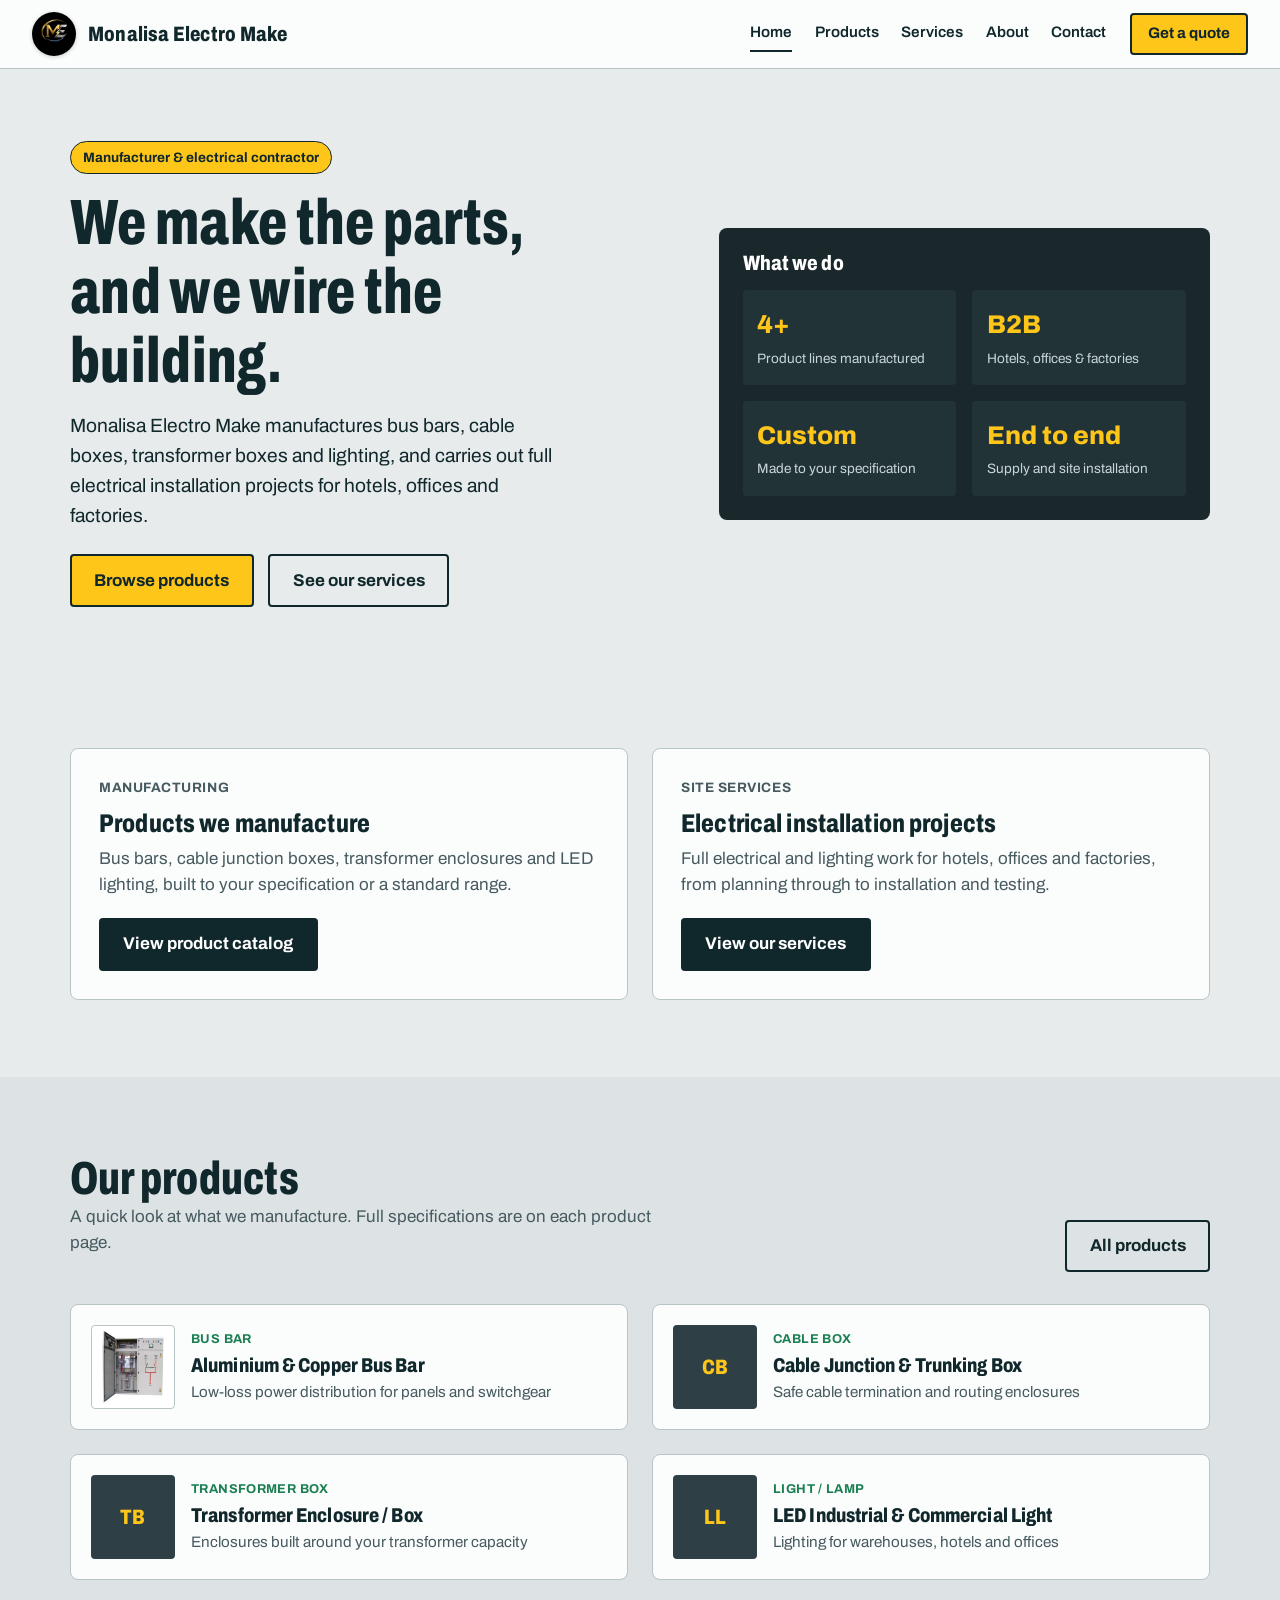
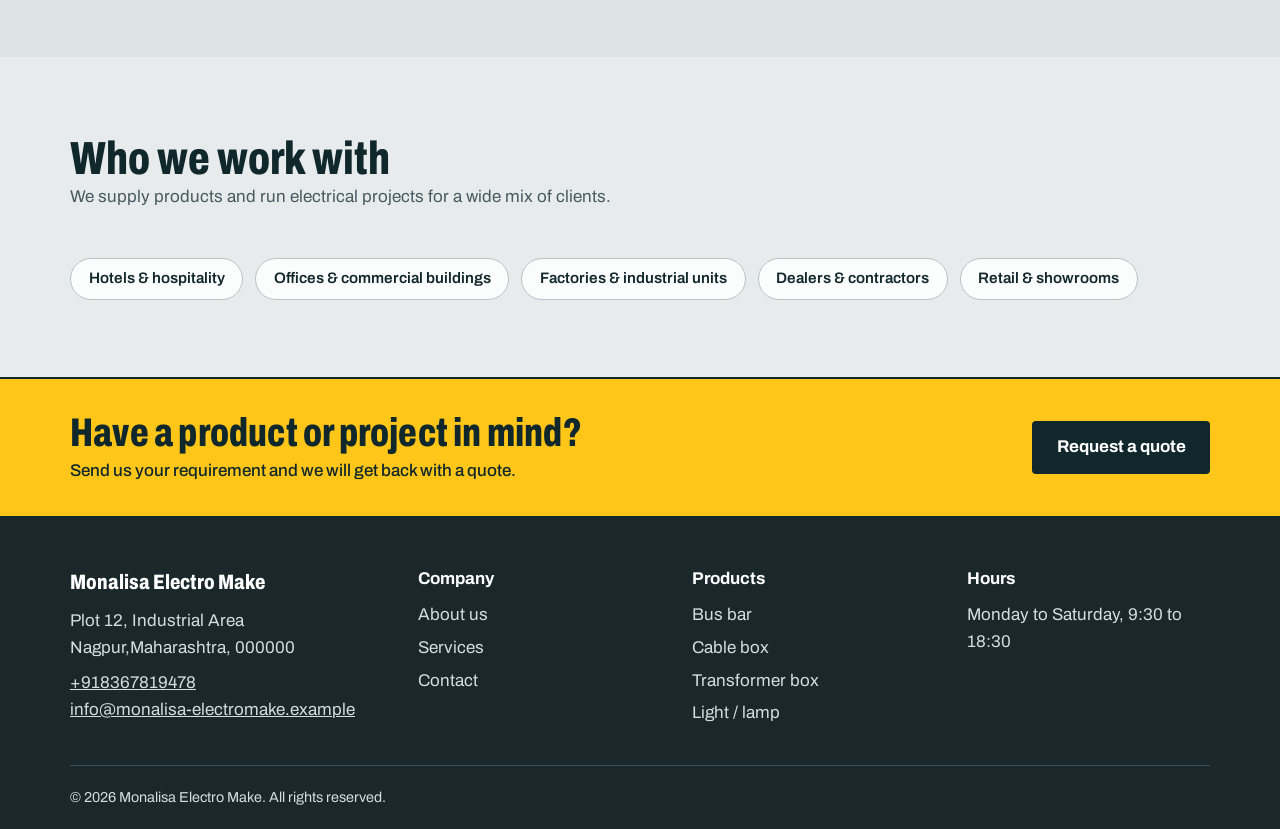
<file: index.html>
<!DOCTYPE html>
<html lang="en">

<head>
    <meta charset="utf-8">
    <meta name="viewport" content="width=device-width, initial-scale=1">
    <title>Monalisa Electro Make | Bus Bars, Cable Boxes, Transformer Boxes & Electrical Services</title>
    <meta name="description"
        content="Monalisa Electro Make manufactures bus bars, cable boxes, transformer boxes and lighting, and carries out full electrical installation and lighting projects for hotels, offices and factories.">
    <link rel="icon" href="favicon.svg" type="image/svg+xml">
    <link rel="canonical" href="https://www.example.com/">
    <link rel="preconnect" href="https://fonts.googleapis.com">
    <link rel="preconnect" href="https://fonts.gstatic.com" crossorigin>
    <link href="https://fonts.googleapis.com/css2?family=Archivo:wdth,wght@62..125,400..900&display=swap"
        rel="stylesheet">
    <link rel="stylesheet" href="css/styles.css">
    <script type="application/ld+json">
{
  "@context": "https://schema.org",
  "@type": "Organization",
  "name": "Monalisa Electro Make",
  "url": "https://www.example.com/",
  "telephone": "+917020960389",
  "email": "info@monalisa-electromake.example",
  "address": { "@type": "PostalAddress", "streetAddress": "Plot 12, Industrial Area", "addressLocality": "Nagpur", "addressRegion": "Maharashtra", "addressCountry": "IN" },
  "makesOffer": [
    { "@type": "Offer", "itemOffered": { "@type": "Product", "name": "Bus Bar" } },
    { "@type": "Offer", "itemOffered": { "@type": "Product", "name": "Cable Box" } },
    { "@type": "Offer", "itemOffered": { "@type": "Product", "name": "Transformer Box" } },
    { "@type": "Offer", "itemOffered": { "@type": "Service", "name": "Electrical installation and lighting services" } }
  ]
}
</script>
</head>

<body>
    <a class="skip-link" href="#main">Skip to content</a>

    <header class="site-header">
        <div class="site-header__inner">
            <a class="brand" href="index.html" aria-label="Monalisa Electro Make home">
                <img src="logo.jpg" alt="Monalisa Electro Make" class="brand__logo">
                <span class="brand__name">Monalisa Electro Make</span>
            </a>
            <button class="nav-toggle" aria-label="Open menu" aria-expanded="false"><span></span></button>
            <nav class="site-nav" aria-label="Main">
                <a href="index.html" aria-current="page">Home</a>
                <a href="products.html">Products</a>
                <a href="services.html">Services</a>
                <a href="about.html">About</a>
                <a href="contact.html">Contact</a>
            </nav>
            <a class="btn btn--volt btn--small" href="contact.html" data-track="nav_get_quote">Get a quote</a>
        </div>
    </header>

    <main id="main">
        <section class="hero">
            <div class="wrap hero__grid">
                <div>
                    <span class="eyebrow">Manufacturer &amp; electrical contractor</span>
                    <h1>We make the parts, and we wire the building.</h1>
                    <p class="hero__lead">Monalisa Electro Make manufactures bus bars, cable boxes, transformer boxes
                        and lighting, and carries out full electrical installation projects for hotels, offices and
                        factories.</p>
                    <div class="hero__ctas">
                        <a class="btn btn--volt" href="products.html">Browse products</a>
                        <a class="btn btn--outline" href="services.html">See our services</a>
                    </div>
                </div>
                <div class="hero__panel">
                    <h2>What we do</h2>
                    <div class="hero__stats">
                        <div><strong>4+</strong><span>Product lines manufactured</span></div>
                        <div><strong>B2B</strong><span>Hotels, offices &amp; factories</span></div>
                        <div><strong>Custom</strong><span>Made to your specification</span></div>
                        <div><strong>End to end</strong><span>Supply and site installation</span></div>
                    </div>
                </div>
            </div>
        </section>

        <section class="section" id="paths">
            <div class="wrap paths">
                <div class="path-card">
                    <span class="path-card__tag">Manufacturing</span>
                    <h3>Products we manufacture</h3>
                    <p>Bus bars, cable junction boxes, transformer enclosures and LED lighting, built to your
                        specification or a standard range.</p>
                    <a class="btn btn--ink" href="products.html">View product catalog</a>
                </div>
                <div class="path-card">
                    <span class="path-card__tag">Site services</span>
                    <h3>Electrical installation projects</h3>
                    <p>Full electrical and lighting work for hotels, offices and factories, from planning through to
                        installation and testing.</p>
                    <a class="btn btn--ink" href="services.html">View our services</a>
                </div>
            </div>
        </section>

        <section class="section section--tint">
            <div class="wrap">
                <div class="section__head">
                    <div>
                        <h2 class="section__title">Our products</h2>
                        <p class="section__lead">A quick look at what we manufacture. Full specifications are on each
                            product page.</p>
                    </div>
                    <a class="btn btn--outline" href="products.html">All products</a>
                </div>
                <div class="product-grid" id="product-grid"><!-- filled by js/main.js using js/products-data.js -->
                </div>
            </div>
        </section>

        <section class="section">
            <div class="wrap">
                <div class="section__head">
                    <div>
                        <h2 class="section__title">Who we work with</h2>
                        <p class="section__lead">We supply products and run electrical projects for a wide mix of
                            clients.</p>
                    </div>
                </div>
                <ul class="client-strip" role="list">
                    <li class="client-chip">Hotels &amp; hospitality</li>
                    <li class="client-chip">Offices &amp; commercial buildings</li>
                    <li class="client-chip">Factories &amp; industrial units</li>
                    <li class="client-chip">Dealers &amp; contractors</li>
                    <li class="client-chip">Retail &amp; showrooms</li>
                </ul>
            </div>
        </section>

        <section class="band">
            <div class="wrap band__inner">
                <div>
                    <h2>Have a product or project in mind?</h2>
                    <p>Send us your requirement and we will get back with a quote.</p>
                </div>
                <a class="btn btn--ink" href="contact.html">Request a quote</a>
            </div>
        </section>
    </main>

    <footer class="site-footer">
        <div class="wrap site-footer__inner">
            <div>
                <p class="site-footer__name">Monalisa Electro Make</p>
                <p>Plot 12, Industrial Area<br>Nagpur,Maharashtra, 000000</p>
                <p><a href="tel:+910000000000">+918367819478</a><br><a
                        href="mailto:info@monalisa-electromake.example">info@monalisa-electromake.example</a></p>
            </div>
            <nav>
                <p class="site-footer__head">Company</p>
                <a href="about.html">About us</a>
                <a href="services.html">Services</a>
                <a href="contact.html">Contact</a>
            </nav>
            <nav>
                <p class="site-footer__head">Products</p>
                <a href="product.html?id=bus-bar">Bus bar</a>
                <a href="product.html?id=cable-box">Cable box</a>
                <a href="product.html?id=transformer-box">Transformer box</a>
                <a href="product.html?id=light-lamp">Light / lamp</a>
            </nav>
            <div>
                <p class="site-footer__head">Hours</p>
                <p>Monday to Saturday, 9:30 to 18:30</p>
            </div>
        </div>
        <div class="wrap site-footer__legal">
            <p>&copy; <span id="year">2026</span> Monalisa Electro Make. All rights reserved.</p>
        </div>
    </footer>

    <script src="js/products-data.js"></script>
    <script src="js/main.js" defer></script>
</body>

</html>
</file>
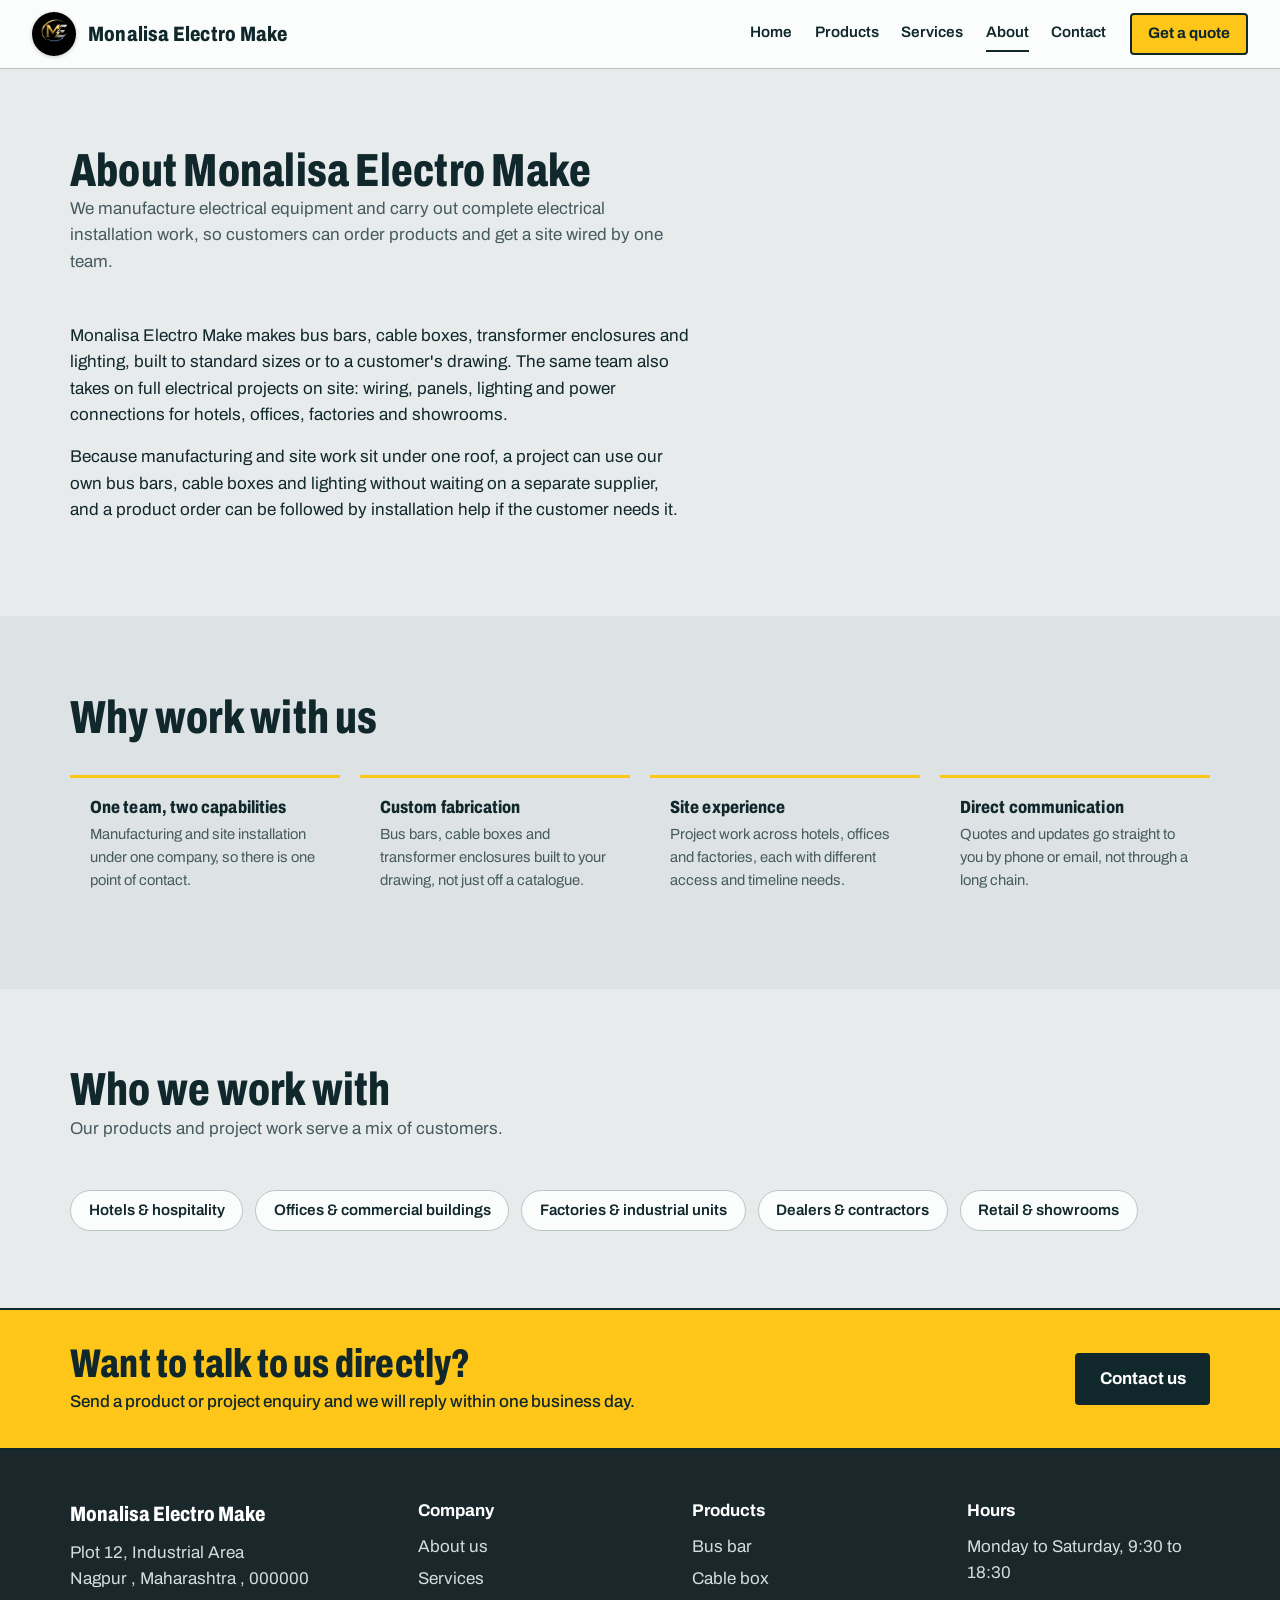
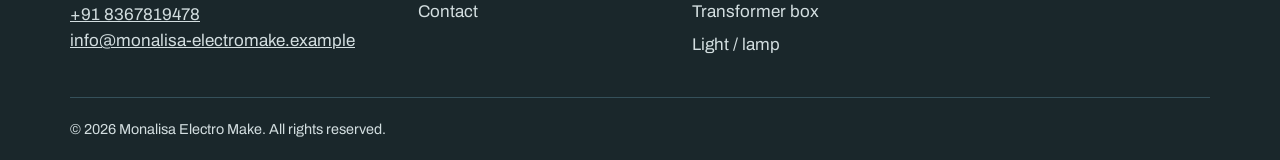
<file: about.html>
<!DOCTYPE html>
<html lang="en">

<head>
    <meta charset="utf-8">
    <meta name="viewport" content="width=device-width, initial-scale=1">
    <title>About | Monalisa Electro Make</title>
    <meta name="description"
        content="Monalisa Electro Make manufactures electrical equipment and carries out site electrical projects for hotels, offices and factories.">
    <link rel="icon" href="favicon.svg" type="image/svg+xml">
    <link rel="preconnect" href="https://fonts.googleapis.com">
    <link rel="preconnect" href="https://fonts.gstatic.com" crossorigin>
    <link href="https://fonts.googleapis.com/css2?family=Archivo:wdth,wght@62..125,400..900&display=swap"
        rel="stylesheet">
    <link rel="stylesheet" href="css/styles.css">
</head>

<body>
    <a class="skip-link" href="#main">Skip to content</a>

    <header class="site-header">
        <div class="site-header__inner">
            <a class="brand" href="index.html" aria-label="Monalisa Electro Make home">
                <img src="logo.jpg" alt="Monalisa Electro Make" class="brand__logo">
                <span class="brand__name">Monalisa Electro Make</span>
            </a>
            <button class="nav-toggle" aria-label="Open menu" aria-expanded="false"><span></span></button>
            <nav class="site-nav" aria-label="Main">
                <a href="index.html">Home</a>
                <a href="products.html">Products</a>
                <a href="services.html">Services</a>
                <a href="about.html" aria-current="page">About</a>
                <a href="contact.html">Contact</a>
            </nav>
            <a class="btn btn--volt btn--small" href="contact.html">Get a quote</a>
        </div>
    </header>

    <main id="main">
        <section class="section">
            <div class="wrap">
                <div class="section__head">
                    <div>
                        <h1 class="section__title">About Monalisa Electro Make</h1>
                        <p class="section__lead">We manufacture electrical equipment and carry out complete electrical
                            installation work, so customers can order products and get a site wired by one team.</p>
                    </div>
                </div>
                <p>Monalisa Electro Make makes bus bars, cable boxes, transformer enclosures and lighting, built to
                    standard sizes or to a customer's drawing. The same team also takes on full electrical projects on
                    site: wiring, panels, lighting and power connections for hotels, offices, factories and showrooms.
                </p>
                <p>Because manufacturing and site work sit under one roof, a project can use our own bus bars, cable
                    boxes and lighting without waiting on a separate supplier, and a product order can be followed by
                    installation help if the customer needs it.</p>
            </div>
        </section>

        <section class="section section--tint">
            <div class="wrap">
                <div class="section__head">
                    <div>
                        <h2 class="section__title">Why work with us</h2>
                    </div>
                </div>
                <div class="value-grid">
                    <div class="value-card">
                        <h3>One team, two capabilities</h3>
                        <p>Manufacturing and site installation under one company, so there is one point of contact.</p>
                    </div>
                    <div class="value-card">
                        <h3>Custom fabrication</h3>
                        <p>Bus bars, cable boxes and transformer enclosures built to your drawing, not just off a
                            catalogue.</p>
                    </div>
                    <div class="value-card">
                        <h3>Site experience</h3>
                        <p>Project work across hotels, offices and factories, each with different access and timeline
                            needs.</p>
                    </div>
                    <div class="value-card">
                        <h3>Direct communication</h3>
                        <p>Quotes and updates go straight to you by phone or email, not through a long chain.</p>
                    </div>
                </div>
            </div>
        </section>

        <section class="section">
            <div class="wrap">
                <div class="section__head">
                    <div>
                        <h2 class="section__title">Who we work with</h2>
                        <p class="section__lead">Our products and project work serve a mix of customers.</p>
                    </div>
                </div>
                <ul class="client-strip" role="list">
                    <li class="client-chip">Hotels &amp; hospitality</li>
                    <li class="client-chip">Offices &amp; commercial buildings</li>
                    <li class="client-chip">Factories &amp; industrial units</li>
                    <li class="client-chip">Dealers &amp; contractors</li>
                    <li class="client-chip">Retail &amp; showrooms</li>
                </ul>
            </div>
        </section>

        <section class="band">
            <div class="wrap band__inner">
                <div>
                    <h2>Want to talk to us directly?</h2>
                    <p>Send a product or project enquiry and we will reply within one business day.</p>
                </div>
                <a class="btn btn--ink" href="contact.html">Contact us</a>
            </div>
        </section>
    </main>

    <footer class="site-footer">
        <div class="wrap site-footer__inner">
            <div>
                <p class="site-footer__name">Monalisa Electro Make</p>
                <p>Plot 12, Industrial Area<br>Nagpur , Maharashtra , 000000</p>
                <p><a href="tel:+910000000000">+91 8367819478</a><br><a
                        href="mailto:info@monalisa-electromake.example">info@monalisa-electromake.example</a></p>
            </div>
            <nav>
                <p class="site-footer__head">Company</p>
                <a href="about.html">About us</a>
                <a href="services.html">Services</a>
                <a href="contact.html">Contact</a>
            </nav>
            <nav>
                <p class="site-footer__head">Products</p>
                <a href="product.html?id=bus-bar">Bus bar</a>
                <a href="product.html?id=cable-box">Cable box</a>
                <a href="product.html?id=transformer-box">Transformer box</a>
                <a href="product.html?id=light-lamp">Light / lamp</a>
            </nav>
            <div>
                <p class="site-footer__head">Hours</p>
                <p>Monday to Saturday, 9:30 to 18:30</p>
            </div>
        </div>
        <div class="wrap site-footer__legal">
            <p>&copy; <span id="year">2026</span> Monalisa Electro Make. All rights reserved.</p>
        </div>
    </footer>

    <script src="js/main.js" defer></script>
</body>

</html>
</file>
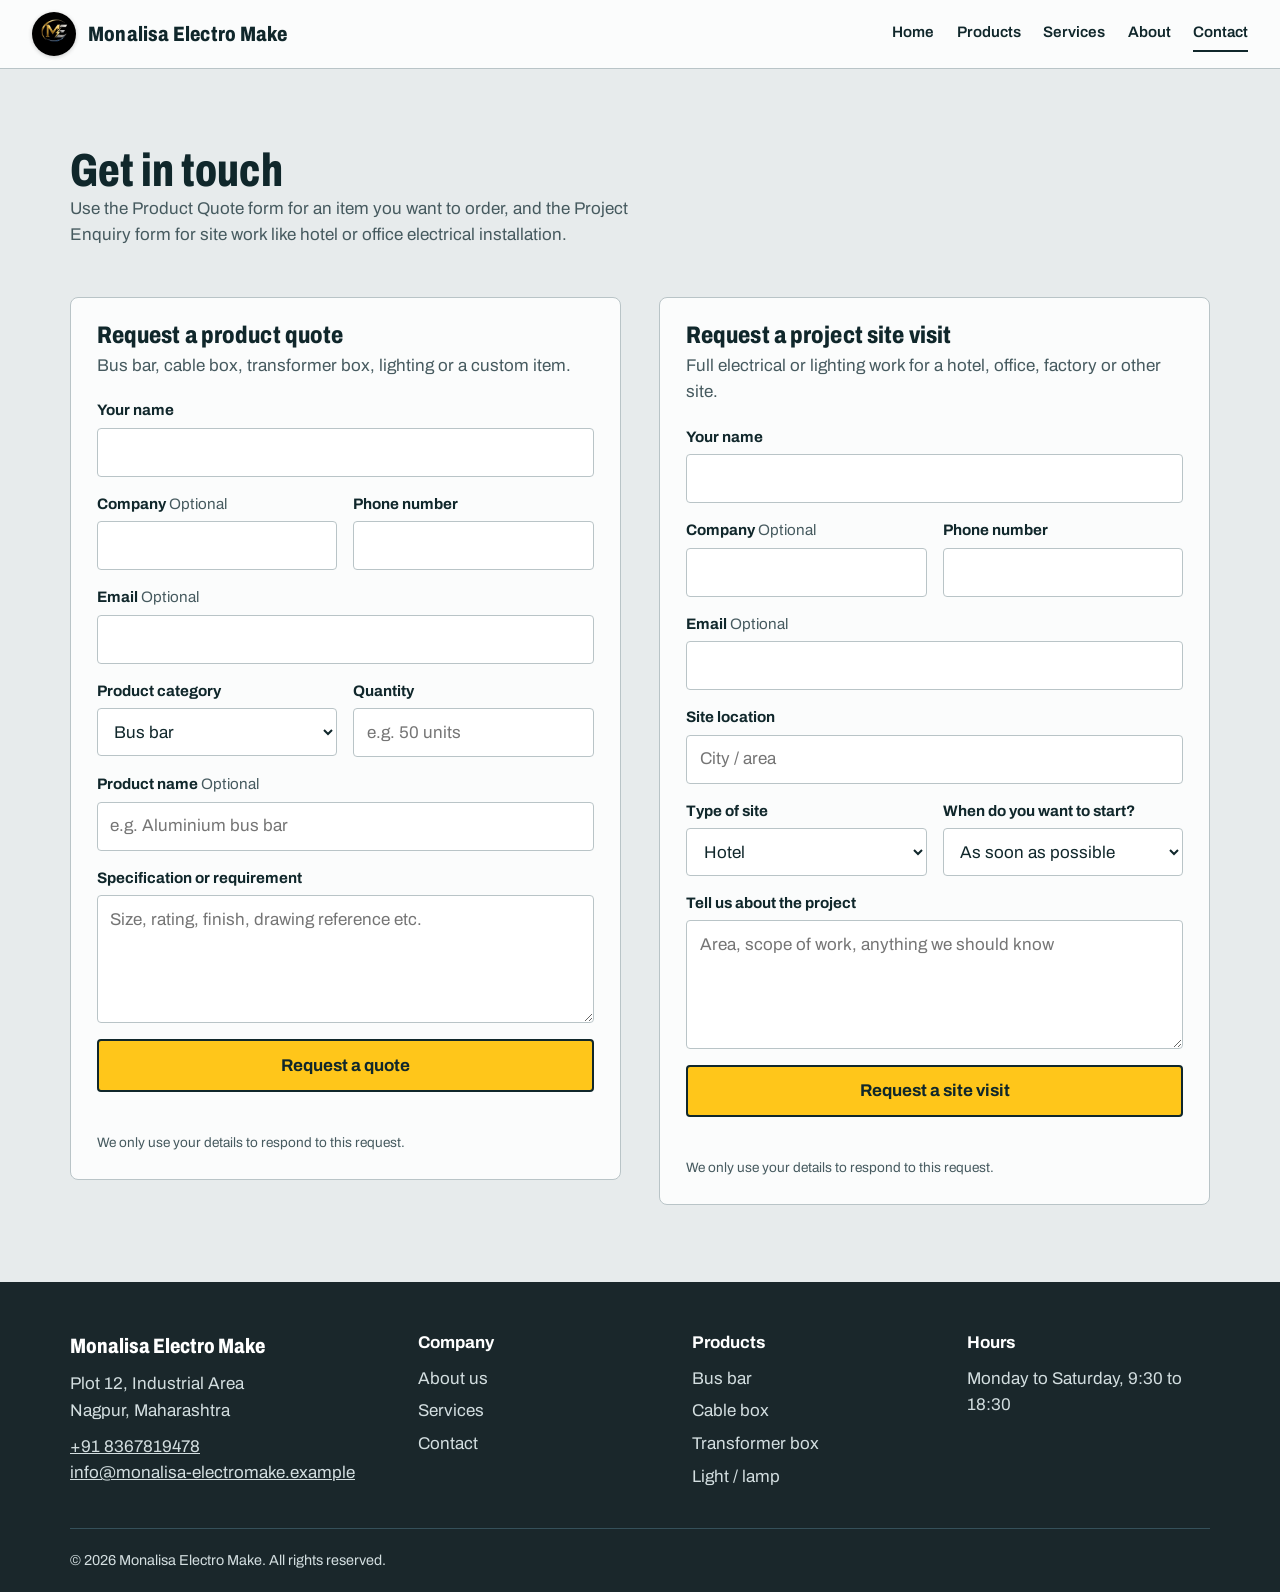
<file: contact.html>
<!DOCTYPE html>
<html lang="en">

<head>
    <meta charset="utf-8">
    <meta name="viewport" content="width=device-width, initial-scale=1">
    <title>Contact | Monalisa Electro Make</title>
    <meta name="description" content="Request a product quote or a project site visit from Monalisa Electro Make.">
    <link rel="icon" href="favicon.svg" type="image/svg+xml">
    <link rel="preconnect" href="https://fonts.googleapis.com">
    <link rel="preconnect" href="https://fonts.gstatic.com" crossorigin>
    <link href="https://fonts.googleapis.com/css2?family=Archivo:wdth,wght@62..125,400..900&display=swap"
        rel="stylesheet">
    <link rel="stylesheet" href="css/styles.css">
</head>

<body>
    <a class="skip-link" href="#main">Skip to content</a>

    <header class="site-header">
        <div class="site-header__inner">
            <a class="brand" href="index.html" aria-label="Monalisa Electro Make home">
                <img src="logo.jpg" alt="Monalisa Electro Make" class="brand__logo">
                <span class="brand__name">Monalisa Electro Make</span>
            </a>
            <button class="nav-toggle" aria-label="Open menu" aria-expanded="false"><span></span></button>
            <nav class="site-nav" aria-label="Main">
                <a href="index.html">Home</a>
                <a href="products.html">Products</a>
                <a href="services.html">Services</a>
                <a href="about.html">About</a>
                <a href="contact.html" aria-current="page">Contact</a>
            </nav>
        </div>
    </header>

    <main id="main">
        <section class="section">
            <div class="wrap">
                <div class="section__head">
                    <div>
                        <h1 class="section__title">Get in touch</h1>
                        <p class="section__lead">Use the Product Quote form for an item you want to order, and the
                            Project Enquiry form for site work like hotel or office electrical installation.</p>
                    </div>
                </div>

                <div class="contact-grid">
                    <!-- Product Quote -->
                    <div class="card">
                        <h2>Request a product quote</h2>
                        <p class="form-sub">Bus bar, cable box, transformer box, lighting or a custom item.</p>
                        <form id="product-quote-form" novalidate>
                            <div class="field">
                                <label for="pq-name">Your name</label>
                                <input id="pq-name" name="name" type="text" autocomplete="name" required
                                    aria-describedby="pq-name-error">
                                <p class="field__error" id="pq-name-error"></p>
                            </div>
                            <div class="field-row">
                                <div class="field">
                                    <label for="pq-company">Company <span class="optional">Optional</span></label>
                                    <input id="pq-company" name="company" type="text" autocomplete="organization">
                                </div>
                                <div class="field">
                                    <label for="pq-phone">Phone number</label>
                                    <input id="pq-phone" name="phone" type="tel" autocomplete="tel" inputmode="tel"
                                        required aria-describedby="pq-phone-error">
                                    <p class="field__error" id="pq-phone-error"></p>
                                </div>
                            </div>
                            <div class="field">
                                <label for="pq-email">Email <span class="optional">Optional</span></label>
                                <input id="pq-email" name="email" type="email" autocomplete="email"
                                    aria-describedby="pq-email-error">
                                <p class="field__error" id="pq-email-error"></p>
                            </div>
                            <div class="field-row">
                                <div class="field">
                                    <label for="pq-category">Product category</label>
                                    <select id="pq-category" name="productCategory">
                                        <option value="bus-bar">Bus bar</option>
                                        <option value="cable-box">Cable box</option>
                                        <option value="transformer-box">Transformer box</option>
                                        <option value="light-lamp">Light / lamp</option>
                                        <option value="other">Something else</option>
                                    </select>
                                </div>
                                <div class="field">
                                    <label for="pq-quantity">Quantity</label>
                                    <input id="pq-quantity" name="quantity" type="text" placeholder="e.g. 50 units">
                                </div>
                            </div>
                            <div class="field">
                                <label for="pq-productName">Product name <span class="optional">Optional</span></label>
                                <input id="pq-productName" name="productName" type="text"
                                    placeholder="e.g. Aluminium bus bar">
                            </div>
                            <div class="field">
                                <label for="pq-spec">Specification or requirement</label>
                                <textarea id="pq-spec" name="specification" rows="4" maxlength="2000"
                                    placeholder="Size, rating, finish, drawing reference etc."></textarea>
                            </div>
                            <div class="hp" aria-hidden="true">
                                <label for="pq-website">Leave this empty</label>
                                <input id="pq-website" name="website" type="text" tabindex="-1" autocomplete="off">
                            </div>
                            <button class="btn btn--volt btn--block" type="submit" id="product-quote-submit">Request a
                                quote</button>
                            <p class="form-status" id="product-quote-status" role="status"></p>
                            <p class="fineprint">We only use your details to respond to this request.</p>
                        </form>
                        <div class="success" id="product-quote-success" tabindex="-1" hidden>
                            <p class="success__title">Request received</p>
                            <p id="product-quote-success-text"></p>
                            <p class="success__ref" id="product-quote-success-ref"></p>
                        </div>
                    </div>

                    <!-- Project Enquiry -->
                    <div class="card">
                        <h2>Request a project site visit</h2>
                        <p class="form-sub">Full electrical or lighting work for a hotel, office, factory or other site.
                        </p>
                        <form id="project-form" novalidate>
                            <div class="field">
                                <label for="pr-name">Your name</label>
                                <input id="pr-name" name="name" type="text" autocomplete="name" required
                                    aria-describedby="pr-name-error">
                                <p class="field__error" id="pr-name-error"></p>
                            </div>
                            <div class="field-row">
                                <div class="field">
                                    <label for="pr-company">Company <span class="optional">Optional</span></label>
                                    <input id="pr-company" name="company" type="text" autocomplete="organization">
                                </div>
                                <div class="field">
                                    <label for="pr-phone">Phone number</label>
                                    <input id="pr-phone" name="phone" type="tel" autocomplete="tel" inputmode="tel"
                                        required aria-describedby="pr-phone-error">
                                    <p class="field__error" id="pr-phone-error"></p>
                                </div>
                            </div>
                            <div class="field">
                                <label for="pr-email">Email <span class="optional">Optional</span></label>
                                <input id="pr-email" name="email" type="email" autocomplete="email"
                                    aria-describedby="pr-email-error">
                                <p class="field__error" id="pr-email-error"></p>
                            </div>
                            <div class="field">
                                <label for="pr-location">Site location</label>
                                <input id="pr-location" name="siteLocation" type="text" placeholder="City / area">
                            </div>
                            <div class="field-row">
                                <div class="field">
                                    <label for="pr-type">Type of site</label>
                                    <select id="pr-type" name="projectType">
                                        <option value="hotel">Hotel</option>
                                        <option value="office">Office / commercial</option>
                                        <option value="factory">Factory / industrial</option>
                                        <option value="retail">Retail / showroom</option>
                                        <option value="other">Other</option>
                                    </select>
                                </div>
                                <div class="field">
                                    <label for="pr-timeline">When do you want to start?</label>
                                    <select id="pr-timeline" name="timeline">
                                        <option value="now">As soon as possible</option>
                                        <option value="1-3-months">In 1 to 3 months</option>
                                        <option value="3-plus-months">In 3 months or more</option>
                                        <option value="planning">Still planning</option>
                                    </select>
                                </div>
                            </div>
                            <div class="field">
                                <label for="pr-scope">Tell us about the project</label>
                                <textarea id="pr-scope" name="scope" rows="4" maxlength="2000"
                                    placeholder="Area, scope of work, anything we should know"></textarea>
                            </div>
                            <div class="hp" aria-hidden="true">
                                <label for="pr-website">Leave this empty</label>
                                <input id="pr-website" name="website" type="text" tabindex="-1" autocomplete="off">
                            </div>
                            <button class="btn btn--volt btn--block" type="submit" id="project-submit">Request a site
                                visit</button>
                            <p class="form-status" id="project-status" role="status"></p>
                            <p class="fineprint">We only use your details to respond to this request.</p>
                        </form>
                        <div class="success" id="project-success" tabindex="-1" hidden>
                            <p class="success__title">Project request received</p>
                            <p id="project-success-text"></p>
                            <p class="success__ref" id="project-success-ref"></p>
                        </div>
                    </div>
                </div>
            </div>
        </section>
    </main>

    <footer class="site-footer">
        <div class="wrap site-footer__inner">
            <div>
                <p class="site-footer__name">Monalisa Electro Make</p>
                <p>Plot 12, Industrial Area<br>Nagpur, Maharashtra</p>
                <p><a href="tel:+910000000000">+91 8367819478</a><br><a
                        href="mailto:info@monalisa-electromake.example">info@monalisa-electromake.example</a></p>
            </div>
            <nav>
                <p class="site-footer__head">Company</p>
                <a href="about.html">About us</a>
                <a href="services.html">Services</a>
                <a href="contact.html">Contact</a>
            </nav>
            <nav>
                <p class="site-footer__head">Products</p>
                <a href="product.html?id=bus-bar">Bus bar</a>
                <a href="product.html?id=cable-box">Cable box</a>
                <a href="product.html?id=transformer-box">Transformer box</a>
                <a href="product.html?id=light-lamp">Light / lamp</a>
            </nav>
            <div>
                <p class="site-footer__head">Hours</p>
                <p>Monday to Saturday, 9:30 to 18:30</p>
            </div>
        </div>
        <div class="wrap site-footer__legal">
            <p>&copy; <span id="year">2026</span> Monalisa Electro Make. All rights reserved.</p>
        </div>
    </footer>

    <script src="js/main.js" defer></script>
</body>

</html>
</file>
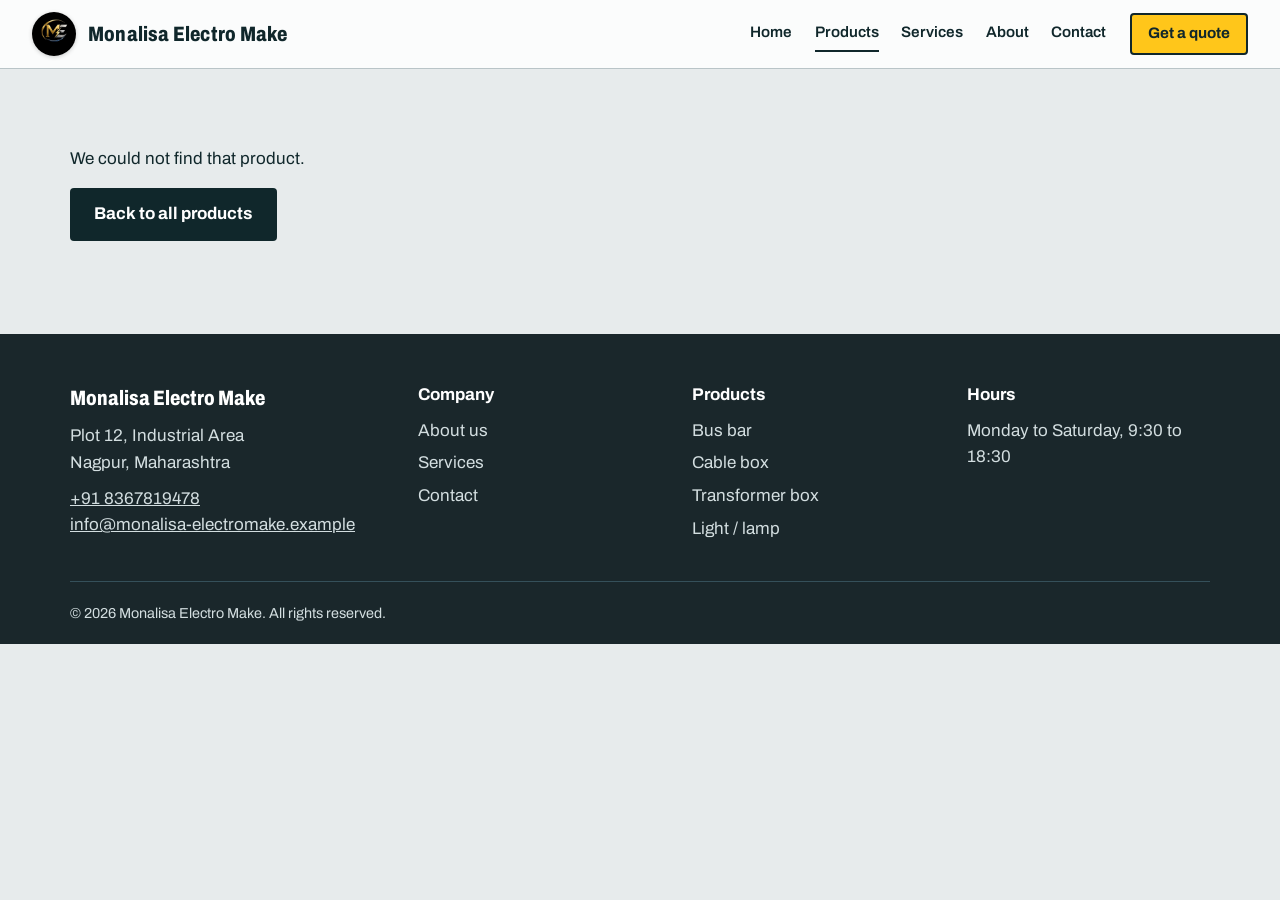
<file: product.html>
<!DOCTYPE html>
<html lang="en">

<head>
    <meta charset="utf-8">
    <meta name="viewport" content="width=device-width, initial-scale=1">
    <title>Product | Monalisa Electro Make</title>
    <meta name="description" content="Product details and specifications from Monalisa Electro Make.">
    <link rel="icon" href="favicon.svg" type="image/svg+xml">
    <link rel="preconnect" href="https://fonts.googleapis.com">
    <link rel="preconnect" href="https://fonts.gstatic.com" crossorigin>
    <link href="https://fonts.googleapis.com/css2?family=Archivo:wdth,wght@62..125,400..900&display=swap"
        rel="stylesheet">
    <link rel="stylesheet" href="css/styles.css">
</head>

<body>
    <a class="skip-link" href="#main">Skip to content</a>

    <header class="site-header">
        <div class="site-header__inner">
            <a class="brand" href="index.html" aria-label="Monalisa Electro Make home">
                <img src="logo.jpg" alt="Monalisa Electro Make" class="brand__logo">
                <span class="brand__name">Monalisa Electro Make</span>
            </a>
            <button class="nav-toggle" aria-label="Open menu" aria-expanded="false"><span></span></button>
            <nav class="site-nav" aria-label="Main">
                <a href="index.html">Home</a>
                <a href="products.html" aria-current="page">Products</a>
                <a href="services.html">Services</a>
                <a href="about.html">About</a>
                <a href="contact.html">Contact</a>
            </nav>
            <a class="btn btn--volt btn--small" href="contact.html">Get a quote</a>
        </div>
    </header>

    <main id="main">
        <section class="section">
            <div class="wrap" id="product-detail">
                <!-- filled by js/main.js using js/products-data.js -->
            </div>
        </section>
    </main>

    <footer class="site-footer">
        <div class="wrap site-footer__inner">
            <div>
                <p class="site-footer__name">Monalisa Electro Make</p>
                <p>Plot 12, Industrial Area<br>Nagpur, Maharashtra</p>
                <p><a href="tel:+910000000000">+91 8367819478</a><br><a
                        href="mailto:info@monalisa-electromake.example">info@monalisa-electromake.example</a></p>
            </div>
            <nav>
                <p class="site-footer__head">Company</p>
                <a href="about.html">About us</a>
                <a href="services.html">Services</a>
                <a href="contact.html">Contact</a>
            </nav>
            <nav>
                <p class="site-footer__head">Products</p>
                <a href="product.html?id=bus-bar">Bus bar</a>
                <a href="product.html?id=cable-box">Cable box</a>
                <a href="product.html?id=transformer-box">Transformer box</a>
                <a href="product.html?id=light-lamp">Light / lamp</a>
            </nav>
            <div>
                <p class="site-footer__head">Hours</p>
                <p>Monday to Saturday, 9:30 to 18:30</p>
            </div>
        </div>
        <div class="wrap site-footer__legal">
            <p>&copy; <span id="year">2026</span> Monalisa Electro Make. All rights reserved.</p>
        </div>
    </footer>

    <script src="js/products-data.js"></script>
    <script src="js/main.js" defer></script>
</body>

</html>
</file>
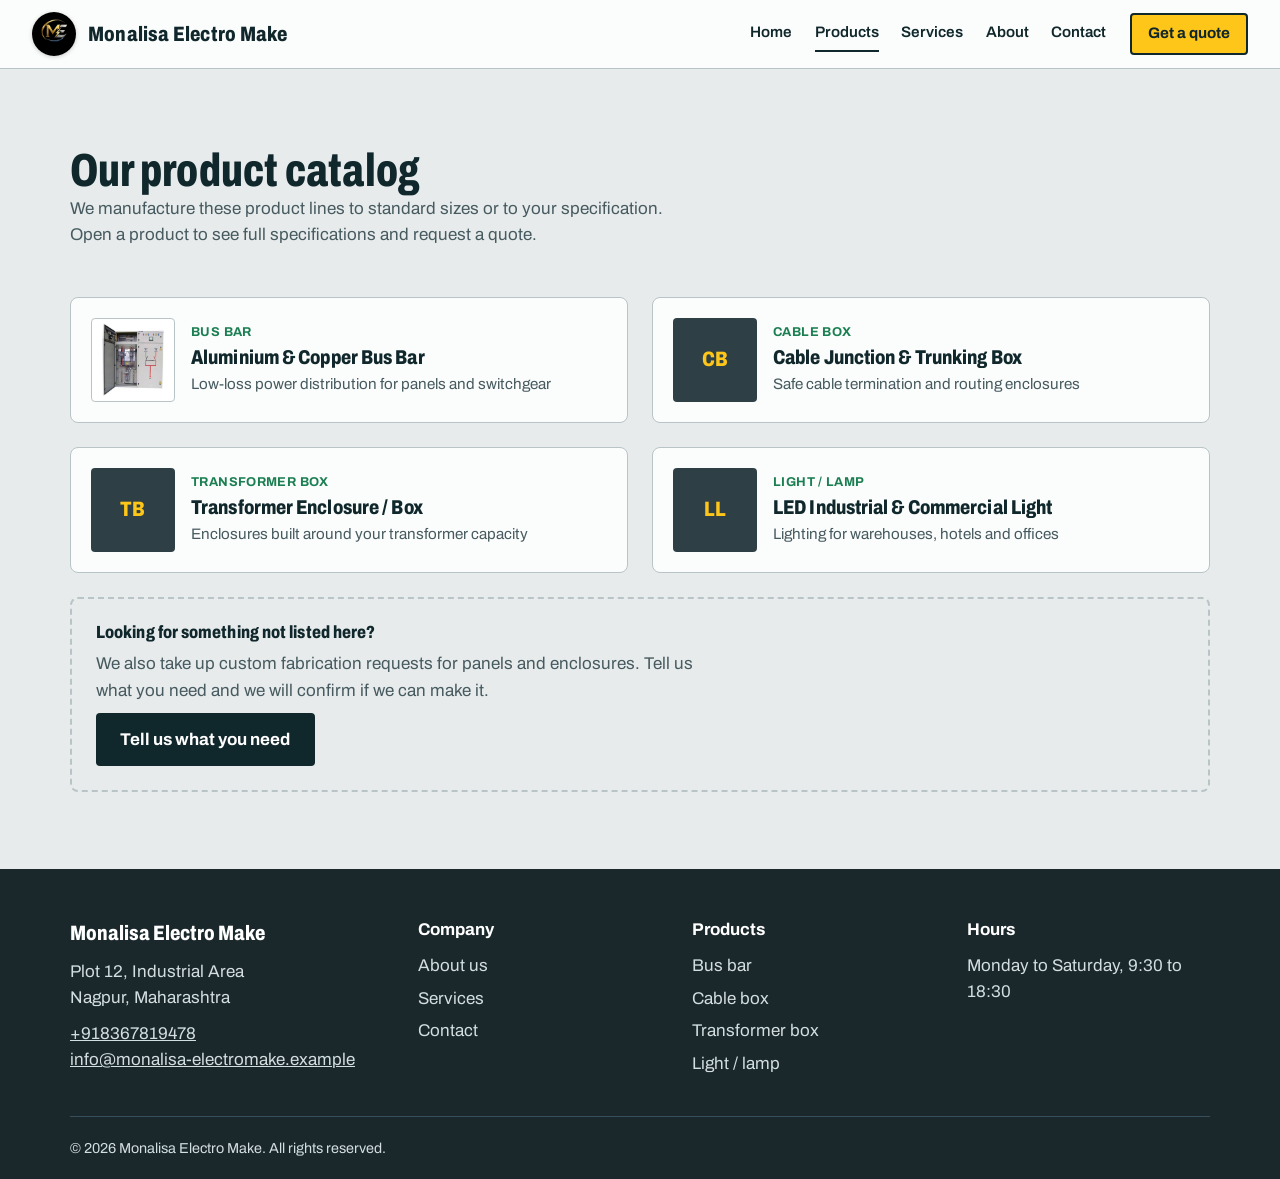
<file: products.html>
<!DOCTYPE html>
<html lang="en">

<head>
    <meta charset="utf-8">
    <meta name="viewport" content="width=device-width, initial-scale=1">
    <title>Products | Monalisa Electro Make</title>
    <meta name="description"
        content="Bus bars, cable boxes, transformer boxes and LED lighting manufactured by Monalisa Electro Make.">
    <link rel="icon" href="favicon.svg" type="image/svg+xml">
    <link rel="preconnect" href="https://fonts.googleapis.com">
    <link rel="preconnect" href="https://fonts.gstatic.com" crossorigin>
    <link href="https://fonts.googleapis.com/css2?family=Archivo:wdth,wght@62..125,400..900&display=swap"
        rel="stylesheet">
    <link rel="stylesheet" href="css/styles.css">
</head>

<body>
    <a class="skip-link" href="#main">Skip to content</a>

    <header class="site-header">
        <div class="site-header__inner">
            <a class="brand" href="index.html" aria-label="Monalisa Electro Make home">
                <img src="logo.jpg" alt="Monalisa Electro Make" class="brand__logo">
                <span class="brand__name">Monalisa Electro Make</span>
            </a>
            <button class="nav-toggle" aria-label="Open menu" aria-expanded="false"><span></span></button>
            <nav class="site-nav" aria-label="Main">
                <a href="index.html">Home</a>
                <a href="products.html" aria-current="page">Products</a>
                <a href="services.html">Services</a>
                <a href="about.html">About</a>
                <a href="contact.html">Contact</a>
            </nav>
            <a class="btn btn--volt btn--small" href="contact.html">Get a quote</a>
        </div>
    </header>

    <main id="main">
        <section class="section">
            <div class="wrap">
                <div class="section__head">
                    <div>
                        <h1 class="section__title">Our product catalog</h1>
                        <p class="section__lead">We manufacture these product lines to standard sizes or to your
                            specification. Open a product to see full specifications and request a quote.</p>
                    </div>
                </div>

                <div class="product-grid" id="product-grid"><!-- filled by js/main.js using js/products-data.js -->
                </div>

                <div class="more-card" style="margin-top: 1.5rem;">
                    <h3 style="font-size:1.1rem; font-stretch:80%;">Looking for something not listed here?</h3>
                    <p>We also take up custom fabrication requests for panels and enclosures. Tell us what you need and
                        we will confirm if we can make it.</p>
                    <a class="btn btn--ink" href="contact.html">Tell us what you need</a>
                </div>
            </div>
        </section>
    </main>

    <footer class="site-footer">
        <div class="wrap site-footer__inner">
            <div>
                <p class="site-footer__name">Monalisa Electro Make</p>
                <p>Plot 12, Industrial Area<br>Nagpur, Maharashtra</p>
                <p><a href="tel:+910000000000 ">+918367819478</a><br><a
                        href="mailto:info@monalisa-electromake.example">info@monalisa-electromake.example</a></p>
            </div>
            <nav>
                <p class="site-footer__head">Company</p>
                <a href="about.html">About us</a>
                <a href="services.html">Services</a>
                <a href="contact.html">Contact</a>
            </nav>
            <nav>
                <p class="site-footer__head">Products</p>
                <a href="product.html?id=bus-bar">Bus bar</a>
                <a href="product.html?id=cable-box">Cable box</a>
                <a href="product.html?id=transformer-box">Transformer box</a>
                <a href="product.html?id=light-lamp">Light / lamp</a>
            </nav>
            <div>
                <p class="site-footer__head">Hours</p>
                <p>Monday to Saturday, 9:30 to 18:30</p>
            </div>
        </div>
        <div class="wrap site-footer__legal">
            <p>&copy; <span id="year">2026</span> Monalisa Electro Make. All rights reserved.</p>
        </div>
    </footer>

    <script src="js/products-data.js"></script>
    <script src="js/main.js" defer></script>
</body>

</html>
</file>
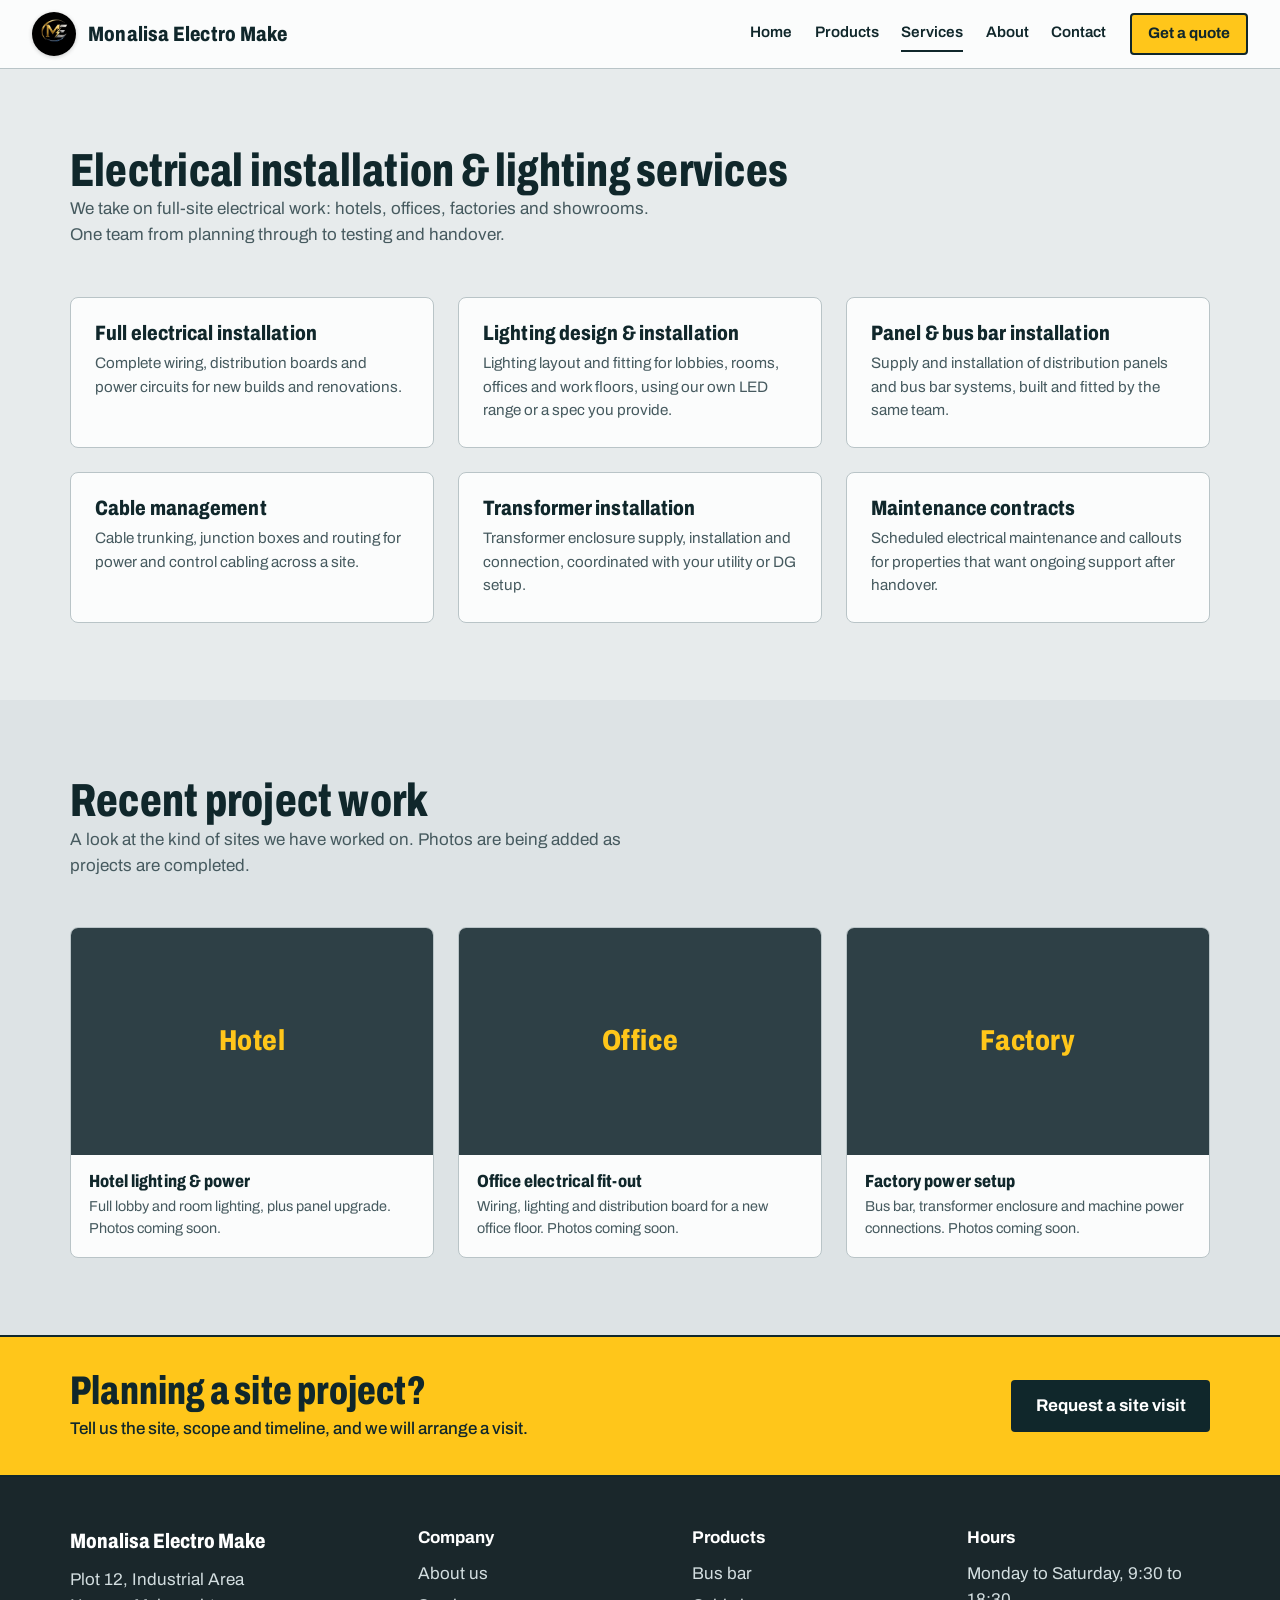
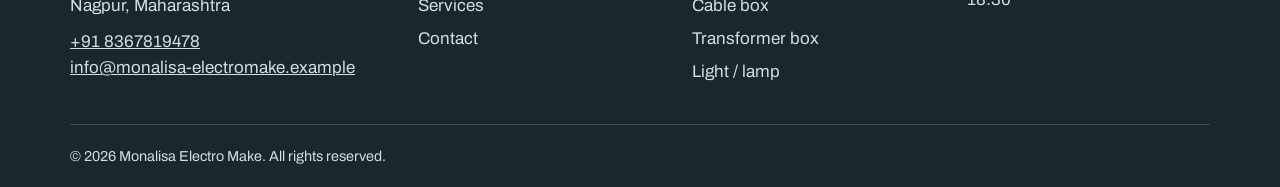
<file: services.html>
<!DOCTYPE html>
<html lang="en">

<head>
    <meta charset="utf-8">
    <meta name="viewport" content="width=device-width, initial-scale=1">
    <title>Services | Monalisa Electro Make</title>
    <meta name="description"
        content="Full electrical installation and lighting services for hotels, offices and factories, from Monalisa Electro Make.">
    <link rel="icon" href="favicon.svg" type="image/svg+xml">
    <link rel="preconnect" href="https://fonts.googleapis.com">
    <link rel="preconnect" href="https://fonts.gstatic.com" crossorigin>
    <link href="https://fonts.googleapis.com/css2?family=Archivo:wdth,wght@62..125,400..900&display=swap"
        rel="stylesheet">
    <link rel="stylesheet" href="css/styles.css">
</head>

<body>
    <a class="skip-link" href="#main">Skip to content</a>

    <header class="site-header">
        <div class="site-header__inner">
            <a class="brand" href="index.html" aria-label="Monalisa Electro Make home">
                <img src="logo.jpg" alt="Monalisa Electro Make" class="brand__logo">
                <span class="brand__name">Monalisa Electro Make</span>
            </a>
            <button class="nav-toggle" aria-label="Open menu" aria-expanded="false"><span></span></button>
            <nav class="site-nav" aria-label="Main">
                <a href="index.html">Home</a>
                <a href="products.html">Products</a>
                <a href="services.html" aria-current="page">Services</a>
                <a href="about.html">About</a>
                <a href="contact.html">Contact</a>
            </nav>
            <a class="btn btn--volt btn--small" href="contact.html">Get a quote</a>
        </div>
    </header>

    <main id="main">
        <section class="section">
            <div class="wrap">
                <div class="section__head">
                    <div>
                        <h1 class="section__title">Electrical installation &amp; lighting services</h1>
                        <p class="section__lead">We take on full-site electrical work: hotels, offices, factories and
                            showrooms. One team from planning through to testing and handover.</p>
                    </div>
                </div>

                <div class="service-grid">
                    <div class="service-card">
                        <h3>Full electrical installation</h3>
                        <p>Complete wiring, distribution boards and power circuits for new builds and renovations.</p>
                    </div>
                    <div class="service-card">
                        <h3>Lighting design &amp; installation</h3>
                        <p>Lighting layout and fitting for lobbies, rooms, offices and work floors, using our own LED
                            range or a spec you provide.</p>
                    </div>
                    <div class="service-card">
                        <h3>Panel &amp; bus bar installation</h3>
                        <p>Supply and installation of distribution panels and bus bar systems, built and fitted by the
                            same team.</p>
                    </div>
                    <div class="service-card">
                        <h3>Cable management</h3>
                        <p>Cable trunking, junction boxes and routing for power and control cabling across a site.</p>
                    </div>
                    <div class="service-card">
                        <h3>Transformer installation</h3>
                        <p>Transformer enclosure supply, installation and connection, coordinated with your utility or
                            DG setup.</p>
                    </div>
                    <div class="service-card">
                        <h3>Maintenance contracts</h3>
                        <p>Scheduled electrical maintenance and callouts for properties that want ongoing support after
                            handover.</p>
                    </div>
                </div>
            </div>
        </section>

        <section class="section section--tint">
            <div class="wrap">
                <div class="section__head">
                    <div>
                        <h2 class="section__title">Recent project work</h2>
                        <p class="section__lead">A look at the kind of sites we have worked on. Photos are being added
                            as projects are completed.</p>
                    </div>
                </div>
                <div class="gallery-grid">
                    <div class="gallery-card">
                        <span class="swatch" aria-hidden="true">Hotel</span>
                        <div class="gallery-card__body">
                            <h3>Hotel lighting &amp; power</h3>
                            <p>Full lobby and room lighting, plus panel upgrade. Photos coming soon.</p>
                        </div>
                    </div>
                    <div class="gallery-card">
                        <span class="swatch" aria-hidden="true">Office</span>
                        <div class="gallery-card__body">
                            <h3>Office electrical fit-out</h3>
                            <p>Wiring, lighting and distribution board for a new office floor. Photos coming soon.</p>
                        </div>
                    </div>
                    <div class="gallery-card">
                        <span class="swatch" aria-hidden="true">Factory</span>
                        <div class="gallery-card__body">
                            <h3>Factory power setup</h3>
                            <p>Bus bar, transformer enclosure and machine power connections. Photos coming soon.</p>
                        </div>
                    </div>
                </div>
            </div>
        </section>

        <section class="band">
            <div class="wrap band__inner">
                <div>
                    <h2>Planning a site project?</h2>
                    <p>Tell us the site, scope and timeline, and we will arrange a visit.</p>
                </div>
                <a class="btn btn--ink" href="contact.html">Request a site visit</a>
            </div>
        </section>
    </main>

    <footer class="site-footer">
        <div class="wrap site-footer__inner">
            <div>
                <p class="site-footer__name">Monalisa Electro Make</p>
                <p>Plot 12, Industrial Area<br>Nagpur, Maharashtra</p>
                <p><a href="tel:+910000000000">+91 8367819478</a><br><a
                        href="mailto:info@monalisa-electromake.example">info@monalisa-electromake.example</a></p>
            </div>
            <nav>
                <p class="site-footer__head">Company</p>
                <a href="about.html">About us</a>
                <a href="services.html">Services</a>
                <a href="contact.html">Contact</a>
            </nav>
            <nav>
                <p class="site-footer__head">Products</p>
                <a href="product.html?id=bus-bar">Bus bar</a>
                <a href="product.html?id=cable-box">Cable box</a>
                <a href="product.html?id=transformer-box">Transformer box</a>
                <a href="product.html?id=light-lamp">Light / lamp</a>
            </nav>
            <div>
                <p class="site-footer__head">Hours</p>
                <p>Monday to Saturday, 9:30 to 18:30</p>
            </div>
        </div>
        <div class="wrap site-footer__legal">
            <p>&copy; <span id="year">2026</span> Monalisa Electro Make. All rights reserved.</p>
        </div>
    </footer>

    <script src="js/main.js" defer></script>
</body>

</html>
</file>
<file: css/styles.css>
/* ==========================================================================
   Monalisa Electro Make
   Manufacturer (bus bar, cable box, transformer box, lighting) + site
   electrical services (hotels, offices, factories).
   ========================================================================== */

:root {
    color-scheme: light;

    --panel: #E7EBEC;
    --paper: #FBFCFC;
    --tint: #DDE3E5;
    --ink: #10272B;
    --ink-soft: #465A5F;
    --line: #B9C4C7;
    --volt: #FFC61A;
    --volt-press: #E8B100;
    --signal: #C92F23;
    --ground: #1B7F52;
    --metal: #2E4046;
    --metal-deep: #1A272B;

    --r-s: 4px;
    --r-m: 8px;
    --wrap: 1140px;

    --font: "Archivo", "Helvetica Neue", Arial, sans-serif;
}

*,
*::before,
*::after {
    box-sizing: border-box;
}

html {
    -webkit-text-size-adjust: 100%;
    scroll-behavior: smooth;
    scroll-padding-top: 5rem;
}

body {
    margin: 0;
    font-family: var(--font);
    font-size: 1.0625rem;
    line-height: 1.55;
    color: var(--ink);
    background: var(--panel);
}

img,
svg {
    display: block;
    max-width: 100%;
}

h1,
h2,
h3 {
    margin: 0;
    font-weight: 800;
    font-stretch: 72%;
    line-height: 1.08;
    letter-spacing: 0.005em;
}

p {
    margin: 0 0 1rem;
    max-width: 62ch;
}

a {
    color: inherit;
}

ul,
ol,
dl,
dd {
    margin: 0;
    padding: 0;
}

li {
    list-style: none;
}

[hidden] {
    display: none !important;
}

.wrap {
    width: min(100% - 2.5rem, var(--wrap));
    margin-inline: auto;
}

.skip-link {
    position: absolute;
    left: 1rem;
    top: -4rem;
    z-index: 100;
    padding: 0.75rem 1rem;
    background: var(--ink);
    color: #fff;
    border-radius: var(--r-s);
}

.skip-link:focus {
    top: 1rem;
}

:focus-visible {
    outline: 3px solid var(--ink);
    outline-offset: 3px;
}

/* Buttons */
.btn {
    display: inline-flex;
    align-items: center;
    justify-content: center;
    min-height: 48px;
    padding: 0.7rem 1.4rem;
    border: 2px solid transparent;
    border-radius: var(--r-s);
    font: inherit;
    font-weight: 700;
    text-decoration: none;
    text-align: center;
    cursor: pointer;
    transition: background-color 0.12s ease, color 0.12s ease;
}

.btn--volt {
    background: var(--volt);
    color: var(--ink);
    border-color: var(--ink);
}

.btn--volt:hover {
    background: var(--volt-press);
}

.btn--ink {
    background: var(--ink);
    color: #fff;
}

.btn--ink:hover {
    background: #1B3A40;
}

.btn--outline {
    background: transparent;
    color: var(--ink);
    border-color: var(--ink);
}

.btn--outline:hover {
    background: var(--ink);
    color: #fff;
}

.btn--small {
    min-height: 42px;
    padding: 0.4rem 1rem;
    font-size: 0.95rem;
}

.btn--block {
    width: 100%;
}

.btn[disabled] {
    opacity: 0.6;
    cursor: progress;
}

/* Header / nav */
.site-header {
    position: sticky;
    top: 0;
    z-index: 50;
    background: var(--paper);
    border-bottom: 1px solid var(--line);
}

.site-header .site-header__inner,
.site-header__inner {
    position: relative;
    display: flex;
    align-items: center;
    gap: 1.5rem;
    min-height: 68px;
    width: 100%;
    max-width: 100%;
    margin-inline: 0;
    padding-inline: clamp(1rem, 2.5vw, 2rem);
    box-sizing: border-box;
}

.site-header .wrap {
    width: 100%;
    max-width: 100%;
    margin-inline: 0;
    padding-inline: clamp(1rem, 2.5vw, 2rem);
}

.brand {
    display: flex;
    align-items: center;
    gap: 0.75rem;
    text-decoration: none;
    margin-right: auto;
}

.brand__logo {
    width: 44px;
    height: 44px;
    border-radius: 50%;
    object-fit: cover;
    display: block;
    flex-shrink: 0;
    box-shadow: 0 1px 4px rgba(0, 0, 0, 0.2);
}

.brand__name {
    font-size: 1.3rem;
    font-weight: 800;
    font-stretch: 78%;
    letter-spacing: 0.01em;
}

.site-nav {
    display: flex;
    gap: 1.4rem;
}

.site-nav a {
    text-decoration: none;
    font-weight: 600;
    font-size: 0.95rem;
    padding: 0.3rem 0;
    border-bottom: 2px solid transparent;
}

.site-nav a:hover,
.site-nav a[aria-current="page"] {
    border-bottom-color: var(--ink);
}

.nav-toggle {
    display: none;
    min-height: 44px;
    min-width: 44px;
    border: 1.5px solid var(--line);
    border-radius: var(--r-s);
    background: var(--paper);
    cursor: pointer;
}

.nav-toggle span,
.nav-toggle::before,
.nav-toggle::after {
    content: "";
    display: block;
    width: 20px;
    height: 2px;
    margin: 4px auto;
    background: var(--ink);
}

/* Hero (home) */
.hero {
    padding: clamp(2.5rem, 6vw, 4.5rem) 0 clamp(2.5rem, 5vw, 4rem);
}

.hero__grid {
    display: grid;
    grid-template-columns: 1.1fr 0.9fr;
    gap: clamp(1.5rem, 4vw, 3rem);
    align-items: center;
}

.eyebrow {
    display: inline-block;
    margin-bottom: 0.9rem;
    padding: 0.3rem 0.75rem;
    background: var(--volt);
    border: 1.5px solid var(--ink);
    border-radius: 999px;
    font-weight: 700;
    font-size: 0.85rem;
}

.hero h1 {
    font-size: clamp(2.6rem, 5.4vw, 4rem);
    font-stretch: 70%;
    max-width: 16ch;
    margin-bottom: 1rem;
}

.hero__lead {
    font-size: 1.2rem;
    max-width: 46ch;
    margin-bottom: 1.5rem;
}

.hero__ctas {
    display: flex;
    flex-wrap: wrap;
    gap: 0.9rem;
}

.hero__panel {
    padding: 1.5rem;
    background: var(--metal-deep);
    color: #fff;
    border-radius: var(--r-m);
}

.hero__panel h2 {
    font-size: 1.3rem;
    font-stretch: 80%;
    margin-bottom: 1rem;
    color: #fff;
}

.hero__stats {
    display: grid;
    grid-template-columns: 1fr 1fr;
    gap: 1rem;
}

.hero__stats div {
    padding: 0.9rem;
    background: #223338;
    border-radius: var(--r-s);
}

.hero__stats strong {
    display: block;
    font-size: 1.6rem;
    font-weight: 800;
    color: var(--volt);
}

.hero__stats span {
    font-size: 0.85rem;
    color: #C9D6D8;
}

/* Two-path cards (Products / Services) */
.paths {
    display: grid;
    grid-template-columns: 1fr 1fr;
    gap: 1.5rem;
}

.path-card {
    padding: 1.75rem;
    background: var(--paper);
    border: 1px solid var(--line);
    border-radius: var(--r-m);
    display: flex;
    flex-direction: column;
}

.path-card__tag {
    display: inline-block;
    margin-bottom: 0.75rem;
    font-size: 0.85rem;
    font-weight: 700;
    color: var(--ink-soft);
    text-transform: uppercase;
    letter-spacing: 0.04em;
}

.path-card h3 {
    font-size: 1.6rem;
    font-stretch: 78%;
    margin-bottom: 0.5rem;
}

.path-card p {
    color: var(--ink-soft);
    margin-bottom: 1.25rem;
}

.path-card .btn {
    margin-top: auto;
    align-self: flex-start;
}

/* Swatch (placeholder for product/photo imagery) */
.swatch {
    display: grid;
    place-items: center;
    aspect-ratio: 4 / 3;
    border-radius: var(--r-s);
    background: var(--metal);
    color: var(--volt);
    font-weight: 800;
    font-size: 1.8rem;
    font-stretch: 80%;
    letter-spacing: 0.02em;
}

.swatch--sm {
    aspect-ratio: 1;
    font-size: 1.1rem;
    border-radius: var(--r-s);
}

/* Sections */
.section {
    padding-block: clamp(3rem, 6vw, 5rem);
}

.section--tint {
    background: var(--tint);
}

.section--dark {
    background: var(--ink);
    color: #fff;
}

.section--dark .btn--outline {
    border-color: #fff;
    color: #fff;
}

.section--dark .btn--outline:hover {
    background: #fff;
    color: var(--ink);
}

.section__head {
    display: flex;
    align-items: flex-end;
    justify-content: space-between;
    gap: 1rem;
    margin-bottom: 2rem;
    flex-wrap: wrap;
}

.section__title {
    font-size: clamp(2rem, 4vw, 2.9rem);
}

.section__lead {
    max-width: 60ch;
    color: var(--ink-soft);
}

.section--dark .section__lead {
    color: #C9D6D8;
}

/* Product grid */
.product-grid {
    display: grid;
    grid-template-columns: repeat(2, 1fr);
    gap: 1.5rem;
}

.product-card {
    display: flex;
    gap: 1rem;
    padding: 1.25rem;
    background: var(--paper);
    border: 1px solid var(--line);
    border-radius: var(--r-m);
    text-decoration: none;
    color: inherit;
}

.product-card:hover {
    border-color: var(--ink);
}

.product-card .swatch,
.product-card__img {
    width: 84px;
    height: 84px;
    flex: none;
    aspect-ratio: 1;
    font-size: 1.3rem;
}

.product-card__img {
    object-fit: contain;
    background: #fff;
    border: 1px solid var(--line);
    border-radius: var(--r-s);
    padding: 4px;
}

.product-card__body h3 {
    font-size: 1.25rem;
    font-stretch: 80%;
    margin-bottom: 0.25rem;
}

.product-card__body p {
    margin: 0;
    color: var(--ink-soft);
    font-size: 0.95rem;
}

.product-card__cat {
    display: inline-block;
    margin-bottom: 0.3rem;
    font-size: 0.8rem;
    font-weight: 700;
    color: var(--ground);
    text-transform: uppercase;
    letter-spacing: 0.03em;
}

.more-card {
    display: flex;
    flex-direction: column;
    align-items: flex-start;
    gap: 0.6rem;
    padding: 1.5rem;
    border: 2px dashed var(--line);
    border-radius: var(--r-m);
}

.more-card p {
    margin: 0;
    color: var(--ink-soft);
}

/* Product detail */
.product-hero {
    display: grid;
    grid-template-columns: 0.8fr 1.2fr;
    gap: clamp(1.5rem, 4vw, 3rem);
    align-items: start;
}

.product-hero .swatch,
.product-hero__img {
    aspect-ratio: 1;
    font-size: 2.2rem;
}

.product-hero__img {
    width: 100%;
    object-fit: contain;
    background: #fff;
    border: 1px solid var(--line);
    border-radius: var(--r-m);
    padding: 1rem;
    box-shadow: 0 2px 10px rgba(0, 0, 0, 0.05);
}

.breadcrumb {
    margin-bottom: 0.75rem;
    font-size: 0.9rem;
    color: var(--ink-soft);
}

.breadcrumb a {
    text-decoration: underline;
}

.product-hero h1 {
    font-size: clamp(2rem, 4vw, 2.8rem);
    margin-bottom: 0.5rem;
}

.product-hero__tagline {
    font-size: 1.1rem;
    color: var(--ink-soft);
    margin-bottom: 1.25rem;
}

.spec-table {
    width: 100%;
    border-collapse: collapse;
    margin: 1.5rem 0;
}

.spec-table th,
.spec-table td {
    text-align: left;
    padding: 0.7rem 0.9rem;
    border-top: 1px solid var(--line);
    font-size: 0.95rem;
}

.spec-table th {
    width: 40%;
    color: var(--ink-soft);
    font-weight: 600;
}

.spec-table tr:last-child th,
.spec-table tr:last-child td {
    border-bottom: 1px solid var(--line);
}

/* Services list */
.service-grid {
    display: grid;
    grid-template-columns: repeat(3, 1fr);
    gap: 1.5rem;
}

.service-card {
    padding: 1.5rem;
    background: var(--paper);
    border: 1px solid var(--line);
    border-radius: var(--r-m);
}

.service-card h3 {
    font-size: 1.3rem;
    font-stretch: 80%;
    margin-bottom: 0.5rem;
}

.service-card p {
    margin: 0;
    color: var(--ink-soft);
    font-size: 0.95rem;
}

/* Project gallery */
.gallery-grid {
    display: grid;
    grid-template-columns: repeat(3, 1fr);
    gap: 1.5rem;
}

.gallery-card {
    background: var(--paper);
    border: 1px solid var(--line);
    border-radius: var(--r-m);
    overflow: hidden;
}

.gallery-card .swatch {
    border-radius: 0;
    aspect-ratio: 16 / 10;
}

.gallery-card__body {
    padding: 1.1rem;
}

.gallery-card__body h3 {
    font-size: 1.1rem;
    font-stretch: 80%;
    margin-bottom: 0.25rem;
}

.gallery-card__body p {
    margin: 0;
    font-size: 0.9rem;
    color: var(--ink-soft);
}

/* Client types strip */
.client-strip {
    display: flex;
    flex-wrap: wrap;
    gap: 0.75rem;
}

.client-chip {
    padding: 0.5rem 1.1rem;
    background: var(--paper);
    border: 1px solid var(--line);
    border-radius: 999px;
    font-weight: 600;
    font-size: 0.95rem;
}

/* Values / why-us list */
.value-grid {
    display: grid;
    grid-template-columns: repeat(4, 1fr);
    gap: 1.25rem;
}

.value-card {
    padding: 1.25rem;
    border-top: 3px solid var(--volt);
}

.value-card h3 {
    font-size: 1.1rem;
    font-stretch: 80%;
    margin-bottom: 0.4rem;
}

.value-card p {
    margin: 0;
    color: var(--ink-soft);
    font-size: 0.92rem;
}

/* Forms */
.card {
    padding: clamp(1.1rem, 3vw, 1.6rem);
    background: var(--paper);
    border: 1px solid var(--line);
    border-radius: var(--r-m);
}

.contact-grid {
    display: grid;
    grid-template-columns: 1fr 1fr;
    gap: clamp(1.5rem, 3vw, 2.5rem);
    align-items: start;
}

.contact-grid h2 {
    font-size: 1.5rem;
    font-stretch: 80%;
    margin-bottom: 0.25rem;
}

.contact-grid .form-sub {
    color: var(--ink-soft);
    margin-bottom: 1.25rem;
}

.field {
    margin-bottom: 1rem;
    min-width: 0;
}

.field-row {
    display: grid;
    grid-template-columns: 1fr 1fr;
    gap: 0 1rem;
}

label {
    display: block;
    margin-bottom: 0.3rem;
    font-size: 0.95rem;
    font-weight: 700;
}

.optional {
    font-weight: 400;
    color: var(--ink-soft);
}

input,
select,
textarea {
    display: block;
    width: 100%;
    min-height: 48px;
    padding: 0.65rem 0.8rem;
    border: 1.5px solid var(--line);
    border-radius: var(--r-s);
    background: #fff;
    color: var(--ink);
    font: inherit;
}

textarea {
    min-height: 96px;
    resize: vertical;
}

input:focus-visible,
select:focus-visible,
textarea:focus-visible {
    outline: 3px solid var(--volt);
    outline-offset: 0;
    border-color: var(--ink);
}

input[aria-invalid="true"],
select[aria-invalid="true"] {
    border-color: var(--signal);
}

.field__error {
    min-height: 0;
    margin: 0.3rem 0 0;
    font-size: 0.9rem;
    color: var(--signal);
}

.field__error:empty {
    display: none;
}

.hp {
    position: absolute;
    left: -9999px;
    width: 1px;
    height: 1px;
    overflow: hidden;
}

.form-status {
    min-height: 1.4em;
    margin: 0.75rem 0 0;
    font-weight: 600;
}

.form-status[data-state="error"] {
    color: var(--signal);
}

.fineprint {
    margin: 0.25rem 0 0;
    font-size: 0.85rem;
    color: var(--ink-soft);
}

.success {
    padding: 0.25rem 0 0.25rem 1rem;
    border-left: 5px solid var(--ground);
}

.success:focus {
    outline: none;
}

.success__title {
    margin-bottom: 0.4rem;
    font-size: 1.4rem;
    font-weight: 800;
    font-stretch: 80%;
}

.success__ref {
    margin: 0;
    font-size: 0.9rem;
    color: var(--ink-soft);
}

/* CTA band */
.band {
    background: var(--volt);
    border-block: 2px solid var(--ink);
}

.band__inner {
    display: flex;
    align-items: center;
    justify-content: space-between;
    gap: 1.5rem;
    padding-block: 2rem;
}

.band h2 {
    font-size: clamp(1.8rem, 3.6vw, 2.5rem);
    margin-bottom: 0.25rem;
}

.band p {
    margin: 0;
    font-weight: 500;
}

.band .btn--ink:hover {
    background: #1B3A40;
}

.band :focus-visible {
    outline-color: var(--ink);
}

/* Footer */
.site-footer {
    background: var(--metal-deep);
    color: #D3DEE0;
    padding-top: 3rem;
}

.site-footer__inner {
    display: grid;
    grid-template-columns: 1.3fr 1fr 1fr 1fr;
    gap: 2rem;
    padding-bottom: 2rem;
}

.site-footer p {
    margin-bottom: 0.6rem;
}

.site-footer a {
    text-decoration-thickness: 1px;
}

.site-footer :focus-visible {
    outline-color: var(--volt);
}

.site-footer__name {
    font-size: 1.3rem;
    font-weight: 800;
    font-stretch: 78%;
    color: #fff;
}

.site-footer__head {
    font-weight: 700;
    color: #fff;
    margin-bottom: 0.5rem;
}

.site-footer nav a {
    display: block;
    margin-bottom: 0.4rem;
    color: #D3DEE0;
    text-decoration: none;
}

.site-footer nav a:hover {
    color: #fff;
    text-decoration: underline;
}

.site-footer__legal {
    padding-block: 1.25rem;
    border-top: 1px solid #35505A;
    font-size: 0.9rem;
}

.site-footer__legal p {
    margin: 0;
}

/* Responsive */
@media (max-width: 1000px) {
    .site-nav {
        position: absolute;
        top: 100%;
        left: 0;
        right: 0;
        display: none;
        flex-direction: column;
        gap: 0;
        background: var(--paper);
        border-bottom: 1px solid var(--line);
        padding: 0.5rem 0;
    }

    .site-nav[data-open="true"] {
        display: flex;
    }

    .site-nav a {
        padding: 0.75rem 1.25rem;
        border-bottom: 0;
    }

    .site-nav a:hover,
    .site-nav a[aria-current="page"] {
        background: var(--tint);
    }

    .nav-toggle {
        display: block;
    }

    .hero__grid {
        grid-template-columns: 1fr;
    }

    .paths {
        grid-template-columns: 1fr;
    }

    .product-grid {
        grid-template-columns: 1fr;
    }

    .product-hero {
        grid-template-columns: 1fr;
    }

    .service-grid {
        grid-template-columns: 1fr 1fr;
    }

    .gallery-grid {
        grid-template-columns: 1fr 1fr;
    }

    .value-grid {
        grid-template-columns: 1fr 1fr;
    }

    .contact-grid {
        grid-template-columns: 1fr;
    }

    .site-footer__inner {
        grid-template-columns: 1fr 1fr;
    }
}

@media (max-width: 640px) {
    .field-row {
        grid-template-columns: 1fr;
    }

    .service-grid,
    .gallery-grid,
    .value-grid {
        grid-template-columns: 1fr;
    }

    .hero__stats {
        grid-template-columns: 1fr 1fr;
    }

    .band__inner {
        flex-direction: column;
        align-items: flex-start;
    }

    .site-footer__inner {
        grid-template-columns: 1fr;
    }

    .product-card {
        flex-direction: column;
    }

    .product-card .swatch,
    .product-card .product-card__img {
        width: 100%;
        height: auto;
        aspect-ratio: 16/9;
    }
}

@media (prefers-reduced-motion: reduce) {
    html {
        scroll-behavior: auto;
    }

    *,
    *::before,
    *::after {
        transition: none !important;
        animation: none !important;
    }
}

.sr-only {
    position: absolute;
    width: 1px;
    height: 1px;
    padding: 0;
    margin: -1px;
    overflow: hidden;
    clip: rect(0, 0, 0, 0);
    white-space: nowrap;
    border: 0;
}
</file>
